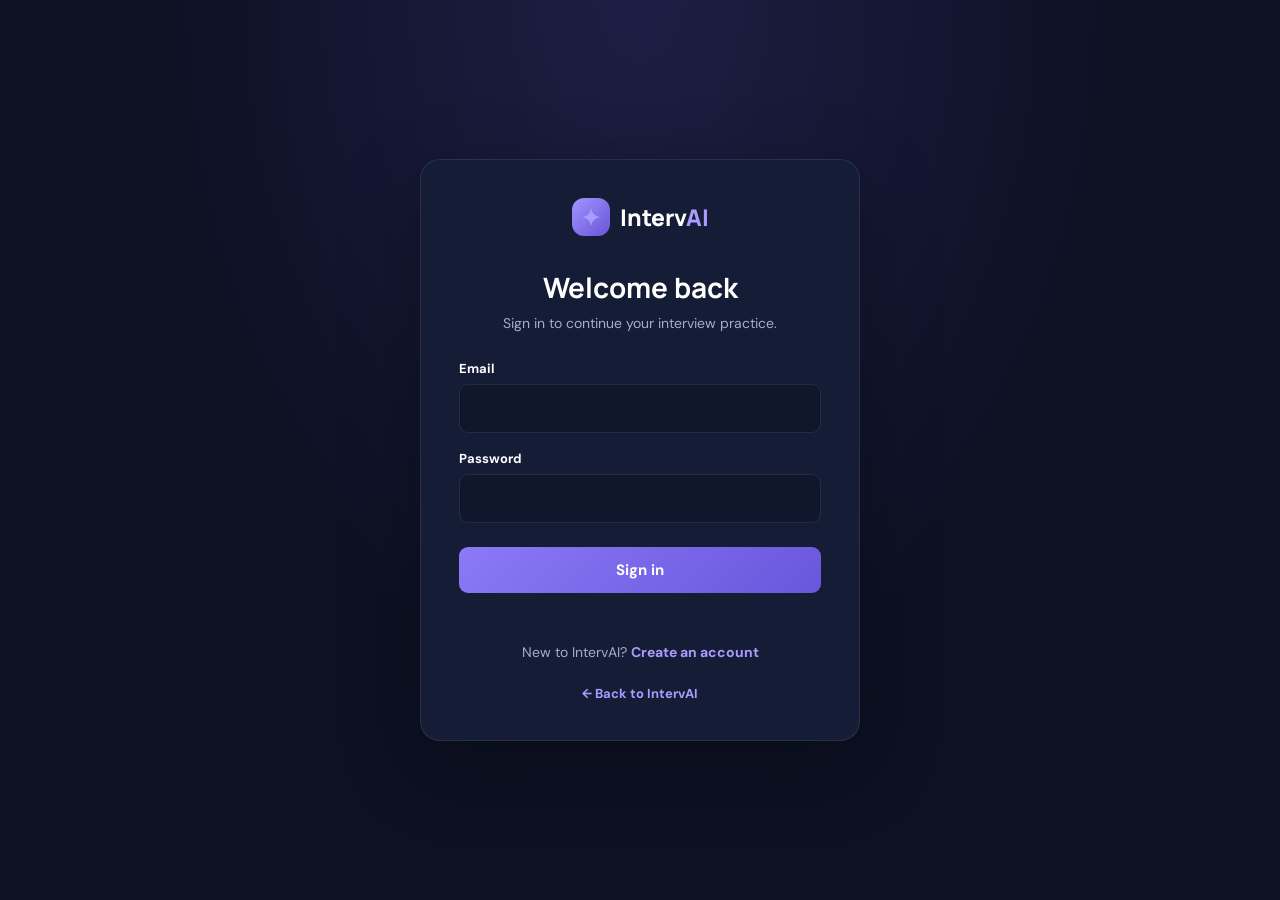
<file: auth.html>
<!DOCTYPE html>
<html lang="en">
<head>
<meta charset="UTF-8">
<meta name="viewport" content="width=device-width, initial-scale=1.0">
<meta name="theme-color" content="#10152b">
<title>IntervAI | Account</title>
<link rel="preconnect" href="https://fonts.googleapis.com">
<link rel="preconnect" href="https://fonts.gstatic.com" crossorigin>
<link href="https://fonts.googleapis.com/css2?family=DM+Sans:wght@400;500;600;700;800&family=Manrope:wght@400;500;600;700;800&display=swap" rel="stylesheet">
<style>
:root{color-scheme:dark;--bg:#0c1123;--surface:#151c35;--purple:#8875f5;--purple2:#a99bff;--white:#fff;--muted:#a6aec7;--border:rgba(255,255,255,.09)}
*{box-sizing:border-box}
body{min-height:100vh;margin:0;padding:24px;display:grid;place-items:center;background:radial-gradient(ellipse at 50% 0%,rgba(118,93,233,.17),transparent 55%),var(--bg);color:var(--white);font-family:'DM Sans',sans-serif}
a{color:inherit;text-decoration:none}
.card{width:min(100%,440px);padding:38px;background:var(--surface);border:1px solid var(--border);border-radius:20px;box-shadow:0 24px 80px rgba(0,0,0,.28)}
.logo{display:flex;align-items:center;justify-content:center;gap:10px;margin-bottom:32px;font-family:Manrope,sans-serif;font-size:23px;font-weight:800}
.logo-icon{width:38px;height:38px;display:grid;place-items:center;border-radius:12px;background:linear-gradient(135deg,#a294ff,#6954d9)}
.logo span{color:var(--purple2)}
h1{margin:0 0 8px;text-align:center;font-family:Manrope,sans-serif;font-size:28px}
.subtitle{margin:0 0 28px;text-align:center;color:var(--muted);font-size:14px}
label{display:block;margin:17px 0 7px;font-size:13px;font-weight:700}
input{width:100%;padding:13px 14px;border:1px solid var(--border);border-radius:9px;background:#10172d;color:white;font:inherit;outline:none}
input:focus{border-color:var(--purple)}
.submit{width:100%;margin-top:24px;padding:13px;border:0;border-radius:9px;background:linear-gradient(135deg,#8c79f6,#6956db);color:white;font:700 15px 'DM Sans',sans-serif;cursor:pointer}
.submit:disabled{opacity:.7;cursor:wait}
.message{min-height:20px;margin:12px 0 0;color:#ff9b9b;font-size:13px}
.switch{margin:18px 0 0;text-align:center;color:var(--muted);font-size:14px}
.switch a,.back{color:var(--purple2);font-weight:700}
.back{display:block;margin-top:24px;text-align:center;font-size:13px}
[hidden]{display:none!important}
@media(max-width:480px){.card{padding:28px 22px}}
</style>
</head>
<body>
<main class="card">
    <a class="logo" href="/"><span class="logo-icon">✦</span><span style="color:white">Interv<span>AI</span></span></a>
    <h1 id="heading">Welcome back</h1>
    <p class="subtitle" id="subtitle">Sign in to continue your interview practice.</p>
    <form id="authForm">
        <div id="nameField" hidden>
            <label for="name">Name</label>
            <input id="name" name="name" type="text" autocomplete="name" maxlength="80">
        </div>
        <label for="email">Email</label>
        <input id="email" name="email" type="email" autocomplete="email" maxlength="254" required>
        <label for="password">Password</label>
        <input id="password" name="password" type="password" autocomplete="current-password" minlength="8" maxlength="1024" required>
        <button class="submit" id="submitButton" type="submit">Sign in</button>
        <p class="message" id="message" role="alert" aria-live="polite"></p>
    </form>
    <p class="switch" id="switchText"></p>
    <a class="back" href="/">← Back to IntervAI</a>
</main>
<script>
const isSignup = window.location.pathname === "/signup.html";
const form = document.getElementById("authForm");
const nameField = document.getElementById("nameField");
const password = document.getElementById("password");
const submitButton = document.getElementById("submitButton");
const message = document.getElementById("message");

document.title = isSignup ? "IntervAI | Create account" : "IntervAI | Sign in";
document.getElementById("heading").textContent = isSignup ? "Create your account" : "Welcome back";
document.getElementById("subtitle").textContent = isSignup
    ? "Start building confidence for your next interview."
    : "Sign in to continue your interview practice.";
nameField.hidden = !isSignup;
document.getElementById("name").required = isSignup;
password.autocomplete = isSignup ? "new-password" : "current-password";
submitButton.textContent = isSignup ? "Create account" : "Sign in";
const switchText = document.getElementById("switchText");
switchText.append(document.createTextNode(isSignup ? "Already have an account? " : "New to IntervAI? "));
const switchLink = document.createElement("a");
switchLink.href = isSignup ? "/login.html" : "/signup.html";
switchLink.textContent = isSignup ? "Sign in" : "Create an account";
switchText.append(switchLink);

form.addEventListener("submit", async event => {
    event.preventDefault();
    message.textContent = "";
    submitButton.disabled = true;
    submitButton.textContent = isSignup ? "Creating account…" : "Signing in…";

    const data = Object.fromEntries(new FormData(form));
    try {
        const response = await fetch(isSignup ? "/api/signup" : "/api/login", {
            method: "POST",
            headers: { "Content-Type": "application/json" },
            body: JSON.stringify(data)
        });
        const result = await response.json();
        if (!response.ok) throw new Error(result.error || "Something went wrong.");
        window.location.assign("/");
    } catch (error) {
        message.textContent = error.message || "Could not connect to the server. Please try again.";
        submitButton.disabled = false;
        submitButton.textContent = isSignup ? "Create account" : "Sign in";
    }
});
</script>
</body>
</html>
</file>
